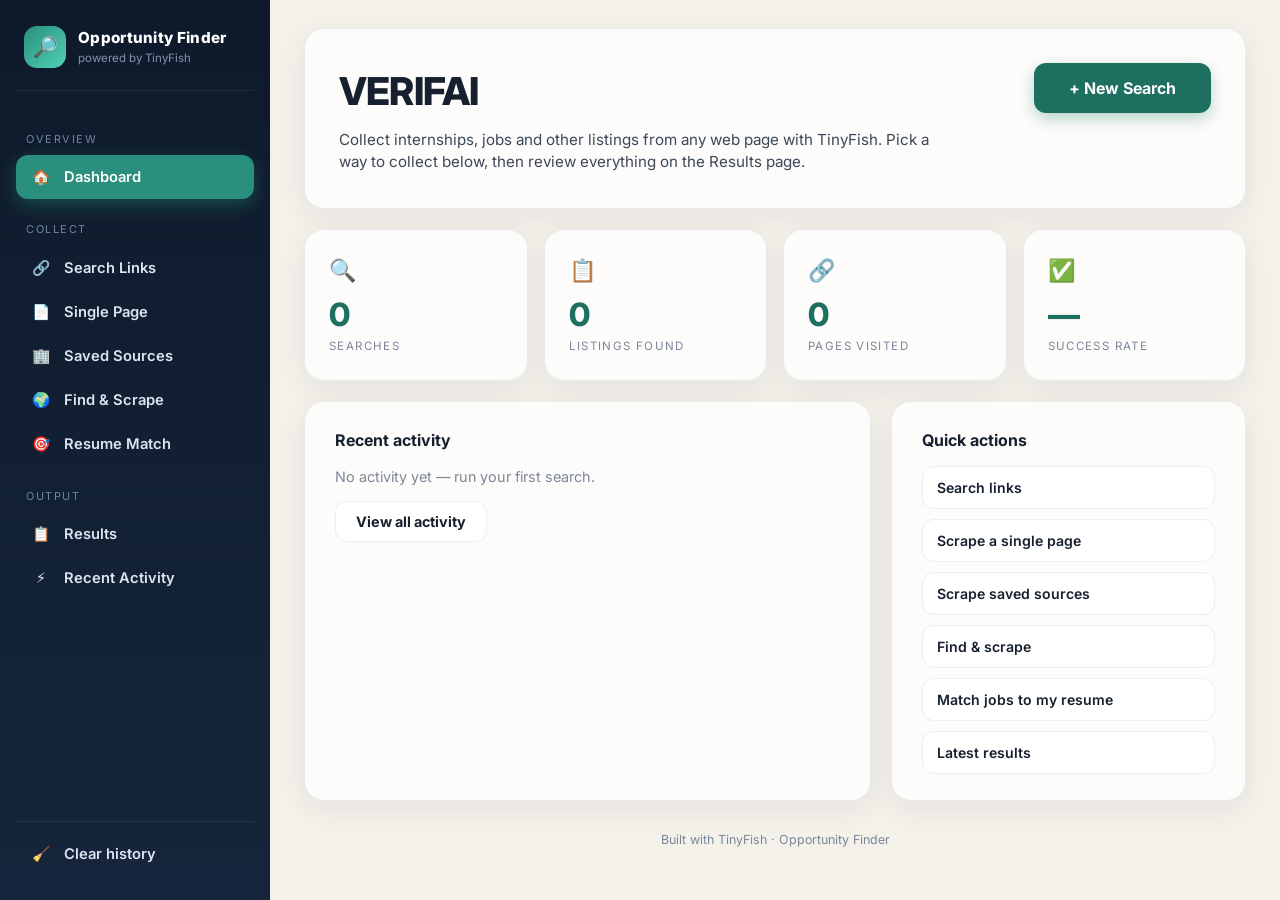
<file: frontend/index.html>
<!DOCTYPE html>
<html lang="en">
<head>
  <meta charset="UTF-8" />
  <meta name="viewport" content="width=device-width, initial-scale=1" />
  <title>Dashboard · VERIFAI</title>
  <link rel="preconnect" href="https://fonts.googleapis.com" />
  <link rel="preconnect" href="https://fonts.gstatic.com" crossorigin />
  <link href="https://fonts.googleapis.com/css2?family=Inter:wght@400;500;600;700;800&display=swap" rel="stylesheet" />
  <link rel="stylesheet" href="style.css" />
</head>
<body data-page="dashboard">
  <div class="app">
    <aside class="sidebar" id="sidebar"></aside>

    <main class="main">
      <button class="menu-btn" id="menuBtn" aria-label="Toggle menu">☰</button>

      <section class="panel hero-panel">
        <div>
          <h1>VERIFAI </h1>
          <p class="hero-text">Collect internships, jobs and other listings from any web page with TinyFish. Pick a way to collect below, then review everything on the Results page.</p>
        </div>
        <a href="search.html" class="btn btn-teal btn-lg">+ New Search</a>
      </section>

      <section class="stats">
        <div class="stat"><div class="stat-ico">🔍</div><div class="stat-num" id="statSearches">0</div><div class="stat-label">Searches</div></div>
        <div class="stat"><div class="stat-ico">📋</div><div class="stat-num" id="statListings">0</div><div class="stat-label">Listings found</div></div>
        <div class="stat"><div class="stat-ico">🔗</div><div class="stat-num" id="statLinks">0</div><div class="stat-label">Pages visited</div></div>
        <div class="stat"><div class="stat-ico">✅</div><div class="stat-num" id="statRate">—</div><div class="stat-label">Success rate</div></div>
      </section>

      <div class="two-col">
        <section class="panel">
          <h3 class="panel-title">Recent activity</h3>
          <ul class="activity" id="activityList"></ul>
          <p style="margin-top:14px"><a href="activity.html" class="btn btn-ghost">View all activity</a></p>
        </section>

        <section class="panel">
          <h3 class="panel-title">Quick actions</h3>
          <div class="actions">
            <a class="action" href="search.html"> Search links</a>
            <a class="action" href="single.html"> Scrape a single page</a>
            <a class="action" href="sources.html"> Scrape saved sources</a>
            <a class="action" href="discover.html"> Find &amp; scrape</a>
            <a class="action" href="resume.html"> Match jobs to my resume</a>
            <a class="action" href="results.html"> Latest results</a>
          </div>
        </section>
      </div>

      <footer>Built with TinyFish · Opportunity Finder</footer>
    </main>
  </div>
  <script src="shared.js"></script>
  <script src="dashboard.js"></script>
</body>
</html>
</file>
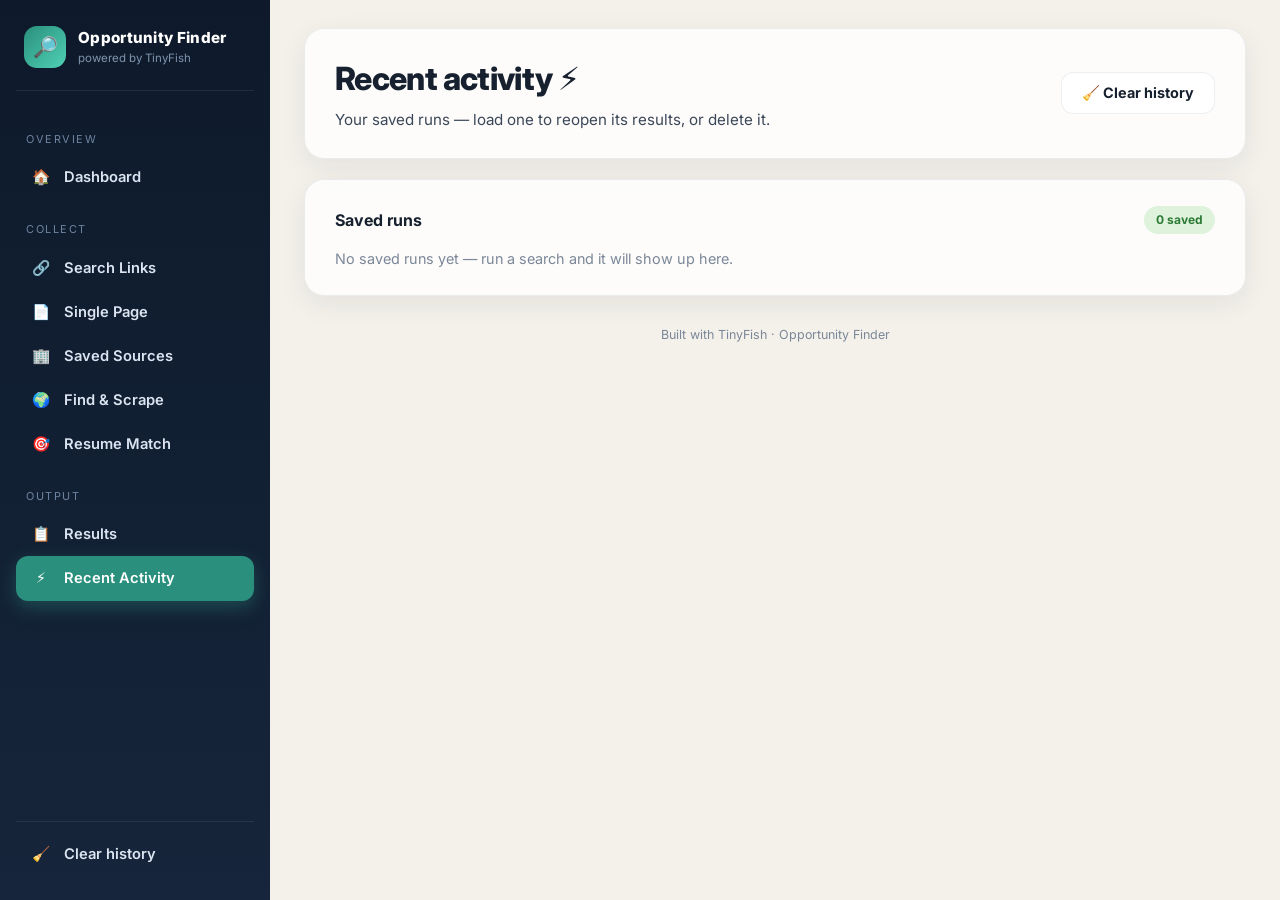
<file: frontend/activity.html>
<!DOCTYPE html>
<html lang="en">
<head>
  <meta charset="UTF-8" />
  <meta name="viewport" content="width=device-width, initial-scale=1" />
  <title>Activity · Opportunity Finder</title>
  <link rel="preconnect" href="https://fonts.googleapis.com" />
  <link rel="preconnect" href="https://fonts.gstatic.com" crossorigin />
  <link href="https://fonts.googleapis.com/css2?family=Inter:wght@400;500;600;700;800&display=swap" rel="stylesheet" />
  <link rel="stylesheet" href="style.css" />
</head>
<body data-page="activity">
  <div class="app">
    <aside class="sidebar" id="sidebar"></aside>

    <main class="main">
      <button class="menu-btn" id="menuBtn" aria-label="Toggle menu">☰</button>

      <section class="panel hero-panel compact">
        <div>
          <h1>Recent activity ⚡</h1>
          <p class="hero-text">Your saved runs — load one to reopen its results, or delete it.</p>
        </div>
        <button class="btn btn-ghost" id="clearBtn" type="button">🧹 Clear history</button>
      </section>

      <section class="panel">
        <div class="saved-head"><h3 class="panel-title">Saved runs</h3><span class="pill" id="runsCount">0 saved</span></div>
        <ul class="activity runs" id="runsList"></ul>
      </section>

      <footer>Built with TinyFish · Opportunity Finder</footer>
    </main>
  </div>
  <script src="shared.js"></script>
  <script src="activity.js"></script>
</body>
</html>
</file>
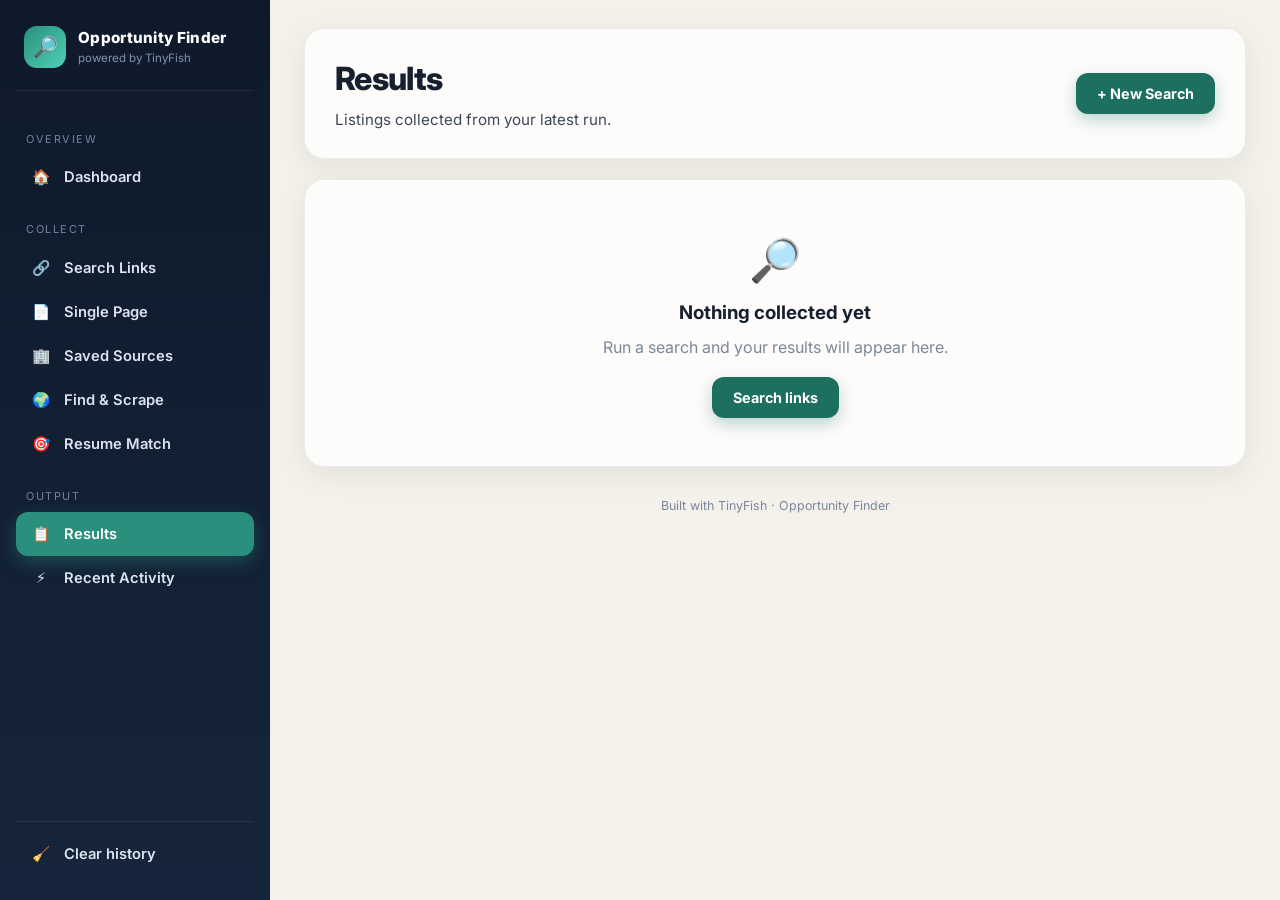
<file: frontend/results.html>
<!DOCTYPE html>
<html lang="en">
<head>
  <meta charset="UTF-8" />
  <meta name="viewport" content="width=device-width, initial-scale=1" />
  <title>Results · Opportunity Finder</title>
  <link rel="preconnect" href="https://fonts.googleapis.com" />
  <link rel="preconnect" href="https://fonts.gstatic.com" crossorigin />
  <link href="https://fonts.googleapis.com/css2?family=Inter:wght@400;500;600;700;800&display=swap" rel="stylesheet" />
  <link rel="stylesheet" href="style.css" />
</head>
<body data-page="results">
  <div class="app">
    <aside class="sidebar" id="sidebar"></aside>

    <main class="main">
      <button class="menu-btn" id="menuBtn" aria-label="Toggle menu">☰</button>

      <section class="panel hero-panel compact">
        <div>
          <h1>Results</h1>
          <p class="hero-text"><span id="resultsSub">Listings collected from your latest run.</span></p>
        </div>
        <a href="search.html" class="btn btn-teal">+ New Search</a>
      </section>

      <section id="noSearch" class="panel empty-state" hidden>
        <div class="empty-ico">🔎</div>
        <h3>Nothing collected yet</h3>
        <p>Run a search and your results will appear here.</p>
        <a href="search.html" class="btn btn-teal">Search links</a>
      </section>

      <details id="linksBox" class="panel links-box" hidden>
        <summary>Pages visited (<span id="linksCount">0</span>)</summary>
        <div id="linksList" class="chips"></div>
      </details>

      <section id="rawBox" class="panel" hidden>
        <div class="results-head">
          <h3 class="panel-title" id="rawTitle">Result</h3>
          <button id="rawDownload" class="btn btn-ghost" type="button">⬇ Download JSON</button>
        </div>
        <pre class="json" id="rawJson"></pre>
      </section>

      <section id="results" class="results" hidden>
        <div class="results-head">
          <h3 class="section-label" id="resultsTitle">Results</h3>
          <div class="results-tools">
            <input id="filter" type="search" placeholder="Filter results…" />
            <button id="downloadBtn" class="btn btn-ghost" type="button">⬇ Download JSON</button>
          </div>
        </div>
        <div id="empty" class="alert info" hidden>
          No listings were returned from the target pages. Try a broader search or revise the collection instructions.
        </div>
        <div class="table-wrap" id="tableWrap">
          <table id="table"><thead></thead><tbody></tbody></table>
        </div>
      </section>

      <footer>Built with TinyFish · Opportunity Finder</footer>
    </main>
  </div>
  <script src="shared.js"></script>
  <script src="results.js"></script>
</body>
</html>
</file>
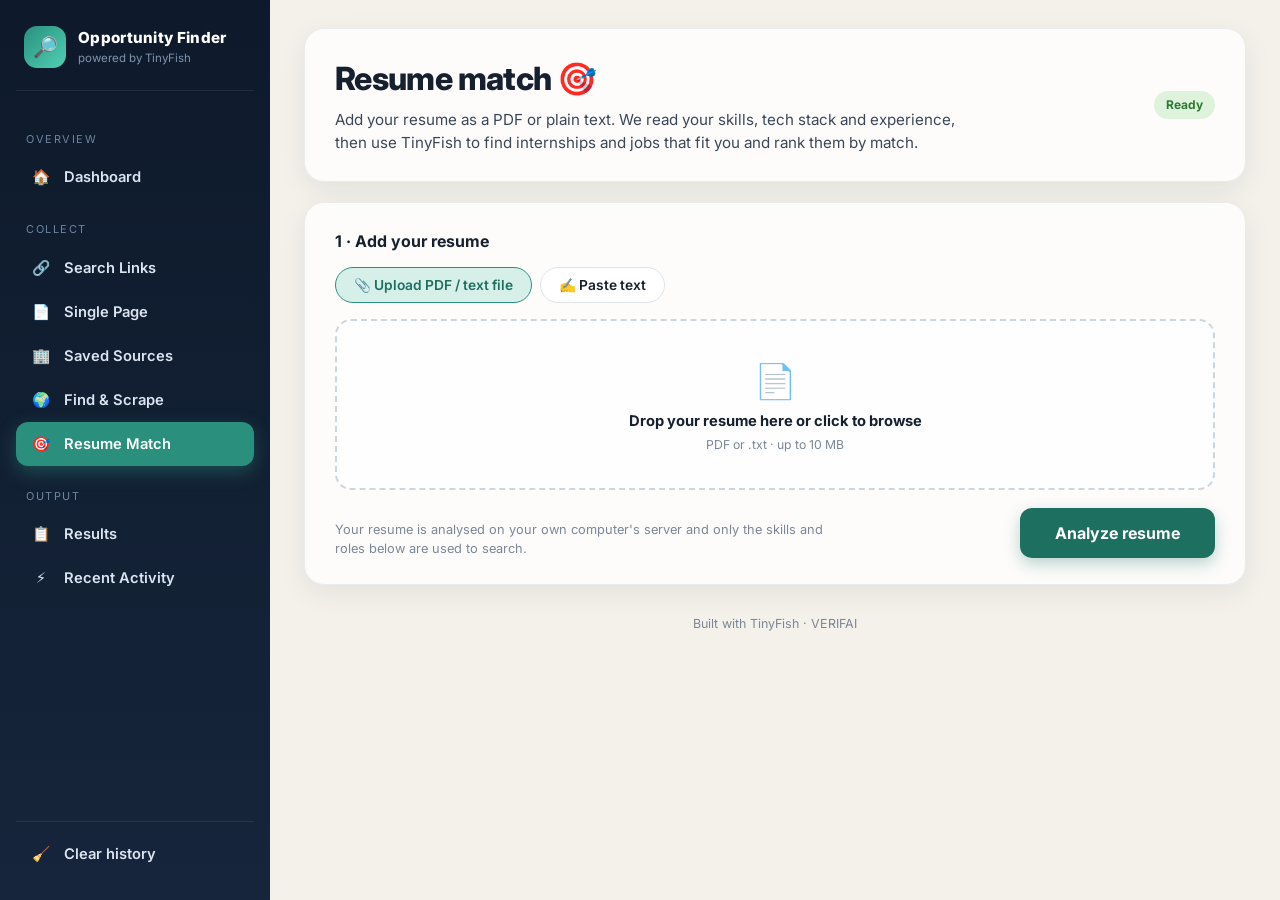
<file: frontend/resume.html>
<!DOCTYPE html>
<html lang="en">
<head>
  <meta charset="UTF-8" />
  <meta name="viewport" content="width=device-width, initial-scale=1" />
  <title>Resume Match · VERIFAI </title>
  <link rel="preconnect" href="https://fonts.googleapis.com" />
  <link rel="preconnect" href="https://fonts.gstatic.com" crossorigin />
  <link href="https://fonts.googleapis.com/css2?family=Inter:wght@400;500;600;700;800&display=swap" rel="stylesheet" />
  <link rel="stylesheet" href="style.css" />
</head>
<body data-page="resume">
  <div class="app">
    <aside class="sidebar" id="sidebar"></aside>

    <main class="main">
      <button class="menu-btn" id="menuBtn" aria-label="Toggle menu">☰</button>

      <section class="panel hero-panel compact">
        <div>
          <h1>Resume match 🎯</h1>
          <p class="hero-text">Add your resume as a PDF or plain text. We read your skills, tech stack and experience, then use TinyFish to find internships and jobs that fit you and rank them by match.</p>
        </div>
        <span class="pill" id="statusPill">Ready</span>
      </section>

      <!-- Step 1: add the resume -->
      <section class="panel form" id="inputPanel">
        <h3 class="panel-title">1 · Add your resume</h3>
        <div class="tabs" role="tablist">
          <button type="button" class="tab active" id="tabFile" role="tab">📎 Upload PDF / text file</button>
          <button type="button" class="tab" id="tabText" role="tab">✍️ Paste text</button>
        </div>

        <div id="paneFile">
          <label class="dropzone" id="dropzone" for="fileInput">
            <span class="drop-ico">📄</span>
            <b id="dropTitle">Drop your resume here or click to browse</b>
            <small id="dropHint">PDF or .txt · up to 10 MB</small>
          </label>
          <input id="fileInput" type="file" accept=".pdf,.txt,.md,application/pdf,text/plain" hidden />
        </div>

        <div id="paneText" hidden>
          <textarea id="resumeText" rows="12" placeholder="Paste your resume text here — experience, education, projects, skills…"></textarea>
        </div>

        <div class="form-row" style="margin-top:18px">
          <small class="muted-note">Your resume is analysed on your own computer's server and only the skills and roles below are used to search.</small>
          <button id="analyzeBtn" type="button" class="btn btn-teal btn-lg">
            <span class="spinner" hidden></span><span class="label">Analyze resume</span>
          </button>
        </div>
        <div id="parseError" class="alert error" hidden></div>
      </section>

      <!-- Step 2: review the profile, then search -->
      <form id="searchForm" class="panel form" hidden novalidate>
        <h3 class="panel-title">2 · Your profile <small id="profileName"></small></h3>
        <p class="muted-note" style="margin:-6px 0 18px">This is what we understood from your resume. Edit anything before searching.</p>

        <div class="field">
          <label for="roles">Target roles <small>comma-separated</small></label>
          <input id="roles" type="text" placeholder="e.g. Machine Learning Engineer, Backend Developer" />
        </div>
        <div class="field">
          <label for="skills">Skills &amp; tech stack <small>comma-separated, strongest first</small></label>
          <textarea id="skills" rows="2" placeholder="e.g. Python, React, Docker"></textarea>
          <div id="skillChips" class="chips"></div>
        </div>

        <div class="form-row two">
          <div class="field">
            <label for="years">Experience <small>years</small></label>
            <input id="years" type="number" min="0" max="40" step="0.5" value="0" />
          </div>
          <div class="field">
            <label for="level">Level</label>
            <select id="level">
              <option value="intern">Student / intern</option>
              <option value="entry">Entry level (0–1 yr)</option>
              <option value="junior">Junior (1–3 yrs)</option>
              <option value="mid">Mid (3–6 yrs)</option>
              <option value="senior">Senior (6+ yrs)</option>
            </select>
          </div>
        </div>
        <div class="form-row two">
          <div class="field">
            <label for="jobType">Looking for</label>
            <select id="jobType">
              <option value="internship">Internships</option>
              <option value="job">Jobs</option>
              <option value="both">Both</option>
            </select>
          </div>
          <div class="field">
            <label for="region">Location <small>optional — city, country or “remote”</small></label>
            <input id="region" type="text" placeholder="e.g. Bengaluru, India" />
          </div>
        </div>
        <div class="field" id="eduBox" hidden>
          <label>Education found</label>
          <p id="education" class="muted-note"></p>
        </div>
        <div id="parseWarn" class="alert warn" hidden></div>

        <div class="form-row">
          <div class="field">
            <label for="limit">Number of web pages to scrape</label>
            <div class="stepper">
              <button type="button" id="minus" aria-label="Decrease">−</button>
              <input id="limit" type="number" min="1" max="30" value="6" />
              <button type="button" id="plus" aria-label="Increase">+</button>
            </div>
          </div>
          <button id="submitBtn" type="submit" class="btn btn-teal btn-lg">
            <span class="spinner" hidden></span><span class="label">Find matching jobs</span>
          </button>
        </div>
        <div id="error" class="alert error" hidden></div>
      </form>

      <section id="progressCard" class="panel progress" hidden>
        <h3><span class="dot"></span><span id="progressTitle">Working…</span></h3>
        <ul id="progressLog"></ul>
        <a href="results.html" class="btn btn-teal view-results" id="viewResults" hidden>View results →</a>
      </section>

      <footer>Built with TinyFish · VERIFAI</footer>
    </main>
  </div>
  <script src="shared.js"></script>
  <script src="resume.js"></script>
</body>
</html>
</file>
<file: frontend/style.css>
:root {
  --navy: #0e1a2b;
  --navy-2: #16253b;
  --teal: #2a8f7c;
  --teal-dark: #1d6f60;
  --teal-soft: #d7efe9;
  --bg: #f3f1ea;
  --panel: rgba(255, 255, 255, .78);
  --border: rgba(20, 40, 60, .08);
  --text: #16202e;
  --muted: #7b8798;
  --radius: 20px;
  --shadow: 0 8px 28px rgba(22, 32, 46, .07);
}

* { box-sizing: border-box; margin: 0; }
html { scroll-behavior: smooth; }

body {
  font-family: "Inter", -apple-system, system-ui, sans-serif;
  background: var(--bg);
  color: var(--text);
  line-height: 1.5;
}

.app { display: grid; grid-template-columns: 270px 1fr; min-height: 100vh; }

/* ── Sidebar ── */
.sidebar {
  position: sticky; top: 0; height: 100vh; overflow-y: auto;
  background: linear-gradient(180deg, var(--navy), var(--navy-2));
  color: #dbe4f0; padding: 26px 16px; display: flex; flex-direction: column;
}
.brand { display: flex; gap: 12px; align-items: center; padding: 0 8px 22px; border-bottom: 1px solid rgba(255,255,255,.08); }
.brand-logo { width: 42px; height: 42px; border-radius: 13px; display: grid; place-items: center; font-size: 20px; background: linear-gradient(135deg, var(--teal), #4fd1b5); }
.brand-name { font-weight: 800; letter-spacing: .02em; color: #fff; font-size: .95rem; }
.brand-sub { font-size: .72rem; color: #7f93ad; }

.nav { margin-top: 18px; flex: 1; }
.nav-group { font-size: .68rem; letter-spacing: .14em; text-transform: uppercase; color: #6f84a1; margin: 22px 10px 8px; }
.nav-item {
  display: flex; align-items: center; gap: 12px; width: 100%; padding: 11px 14px; border-radius: 12px;
  color: #dbe4f0; text-decoration: none; font-weight: 600; font-size: .92rem; transition: .18s;
  background: none; border: 0; cursor: pointer; font-family: inherit; text-align: left;
}
.nav-item span { width: 22px; text-align: center; }
.nav-item:hover { background: rgba(255,255,255,.07); }
.nav-item.active { background: var(--teal); color: #fff; box-shadow: 0 6px 18px rgba(42,143,124,.4); }
.sidebar-foot { border-top: 1px solid rgba(255,255,255,.08); padding-top: 12px; }

/* ── Main ── */
.main { padding: 28px 34px 40px; max-width: 1180px; width: 100%; display: grid; gap: 20px; align-content: start; }
.menu-btn { display: none; }

.panel {
  background: var(--panel); border: 1px solid var(--border); border-radius: var(--radius);
  padding: 26px 30px; box-shadow: var(--shadow); backdrop-filter: blur(10px);
}

.hero-panel { display: flex; justify-content: space-between; align-items: flex-start; gap: 20px; padding: 34px; }
.hero-panel h1 { font-size: clamp(1.8rem, 3.5vw, 2.4rem); font-weight: 800; letter-spacing: -.02em; }
.hero-sub { margin-top: 10px; font-weight: 600; font-size: .92rem; }
.hero-text { margin-top: 8px; color: #3b4758; max-width: 620px; font-size: .95rem; }

.btn {
  display: inline-flex; align-items: center; justify-content: center; gap: 8px; text-decoration: none;
  font: 700 .9rem "Inter", sans-serif; border-radius: 12px; padding: 11px 20px; cursor: pointer; border: 1px solid transparent; transition: .18s; white-space: nowrap;
}
.btn-teal { background: var(--teal-dark); color: #fff; box-shadow: 0 6px 16px rgba(29,111,96,.3); }
.btn-teal:hover { background: var(--teal); transform: translateY(-1px); }
.btn-teal:disabled { opacity: .7; cursor: wait; transform: none; }
.btn-ghost { background: #fff; border-color: var(--border); color: var(--text); }
.btn-ghost:hover { border-color: var(--teal); color: var(--teal-dark); }
.btn-lg { padding: 14px 34px; font-size: 1rem; }

.status-strip { display: flex; align-items: center; gap: 18px; padding: 18px 26px; flex-wrap: wrap; }
.status-icon { width: 46px; height: 46px; border-radius: 13px; background: var(--teal-soft); display: grid; place-items: center; font-size: 22px; }
.status-main { flex: 1; min-width: 200px; }
.eyebrow { font-size: .7rem; letter-spacing: .12em; text-transform: uppercase; color: var(--muted); }
.status-title { font-weight: 700; }
.status-meta { display: flex; align-items: center; gap: 28px; }
.status-meta div { text-align: right; }
.status-meta strong { display: block; font-size: 1.05rem; }
.status-meta span { font-size: .68rem; letter-spacing: .1em; text-transform: uppercase; color: var(--muted); }
.pill { background: #dff3dc; color: #2c7a35; font-size: .75rem; font-weight: 700; padding: 5px 12px; border-radius: 999px; }
.pill.busy { background: #fdeccb; color: #9a6208; }

/* ── Stats ── */
.stats { display: grid; grid-template-columns: repeat(4, 1fr); gap: 16px; }
.stat { background: var(--panel); border: 1px solid var(--border); border-radius: var(--radius); padding: 24px; box-shadow: var(--shadow); transition: .2s; }
.stat:hover { transform: translateY(-3px); }
.stat-ico { font-size: 22px; margin-bottom: 10px; }
.stat-num { font-size: 2rem; font-weight: 800; color: var(--teal-dark); line-height: 1.1; }
.stat-label { margin-top: 6px; font-size: .72rem; letter-spacing: .12em; text-transform: uppercase; color: var(--muted); }

.section-label { font-size: .78rem; letter-spacing: .14em; text-transform: uppercase; color: #5f6b7c; font-weight: 700; margin-top: 8px; scroll-margin-top: 20px; }

/* ── Presets ── */
.presets { display: grid; grid-template-columns: repeat(auto-fit, minmax(170px, 1fr)); gap: 16px; }
.preset {
  background: var(--panel); border: 1px solid var(--border); border-radius: 18px; padding: 22px 14px; cursor: pointer;
  display: flex; flex-direction: column; align-items: center; gap: 4px; text-align: center; font-family: inherit; color: inherit;
  box-shadow: var(--shadow); transition: .2s;
}
.preset b { font-size: .95rem; }
.preset span { font-size: .78rem; color: var(--muted); }
.p-ico { font-size: 28px; margin-bottom: 6px; }
.preset:hover { background: var(--teal-soft); border-color: var(--teal); transform: translateY(-3px); }
.preset.selected { background: var(--teal-soft); border-color: var(--teal); box-shadow: 0 0 0 3px rgba(42,143,124,.2); }

/* ── Form ── */
.form { scroll-margin-top: 20px; }
.field { margin-bottom: 20px; }
label { display: block; font-weight: 600; margin-bottom: 8px; font-size: .92rem; }
label small { color: var(--muted); font-weight: 400; margin-left: 6px; }
textarea, input[type="number"], input[type="search"] {
  width: 100%; background: #fff; border: 1px solid #dfe3e8; color: var(--text); border-radius: 12px;
  padding: 12px 14px; font: inherit; font-size: .92rem; resize: vertical; transition: .18s;
}
textarea:focus, input:focus { outline: none; border-color: var(--teal); box-shadow: 0 0 0 4px rgba(42,143,124,.15); }
::placeholder { color: #a3adba; }

.form-row { display: flex; align-items: flex-end; justify-content: space-between; gap: 20px; flex-wrap: wrap; }
.form-row .field { margin-bottom: 0; }
.stepper { display: inline-flex; gap: 8px; }
.stepper input { width: 90px; text-align: center; -moz-appearance: textfield; }
.stepper input::-webkit-outer-spin-button, .stepper input::-webkit-inner-spin-button { -webkit-appearance: none; }
.stepper button { width: 44px; border-radius: 12px; border: 1px solid #dfe3e8; background: #fff; font-size: 1.2rem; cursor: pointer; transition: .18s; }
.stepper button:hover { border-color: var(--teal); color: var(--teal-dark); }

.spinner { width: 18px; height: 18px; border: 3px solid rgba(255,255,255,.4); border-top-color: #fff; border-radius: 50%; animation: spin .8s linear infinite; }
@keyframes spin { to { transform: rotate(360deg); } }

.alert { padding: 12px 16px; border-radius: 12px; font-size: .9rem; margin-top: 18px; }
.alert.error { background: #fde8e8; border: 1px solid #f3b9b9; color: #9b2c2c; }
.alert.info { background: #e3f2f8; border: 1px solid #b8dcea; color: #1f5f78; margin: 0 0 14px; }

/* ── Progress ── */
.progress h3 { display: flex; align-items: center; gap: 10px; font-size: 1rem; margin-bottom: 12px; }
.dot { width: 10px; height: 10px; border-radius: 50%; background: var(--teal); animation: pulse 1.2s infinite; }
.progress.done .dot { animation: none; background: #3fb950; }
@keyframes pulse { 50% { transform: scale(1.6); opacity: .5; } }
.progress ul { list-style: none; padding: 0; display: grid; gap: 6px; color: #556173; font-size: .88rem; }
.progress li::before { content: "›"; color: var(--teal); margin-right: 8px; font-weight: 700; }

.links-box summary { cursor: pointer; font-weight: 600; }
.chips { display: flex; flex-wrap: wrap; gap: 8px; margin-top: 14px; }
.chips a { color: var(--teal-dark); text-decoration: none; font-size: .82rem; padding: 7px 12px; border-radius: 999px; background: var(--teal-soft); max-width: 100%; overflow: hidden; text-overflow: ellipsis; white-space: nowrap; }
.chips a:hover { background: #bfe5db; }

/* ── Results ── */
.results { scroll-margin-top: 20px; }
.results-head { display: flex; justify-content: space-between; align-items: center; gap: 14px; flex-wrap: wrap; margin-bottom: 14px; }
.results-tools { display: flex; gap: 10px; align-items: center; flex-wrap: wrap; }
.results-tools input { width: 220px; padding: 9px 14px; }
.table-wrap { overflow: auto; background: var(--panel); border: 1px solid var(--border); border-radius: var(--radius); box-shadow: var(--shadow); max-height: 70vh; }
table { width: 100%; border-collapse: collapse; font-size: .88rem; }
th { position: sticky; top: 0; background: #ecefe9; text-align: left; padding: 13px 16px; font-size: .72rem; text-transform: uppercase; letter-spacing: .08em; color: #5f6b7c; white-space: nowrap; }
td { padding: 13px 16px; border-top: 1px solid var(--border); vertical-align: top; max-width: 340px; overflow-wrap: anywhere; }
tbody tr:hover { background: rgba(42,143,124,.07); }
td a { color: var(--teal-dark); font-weight: 600; text-decoration: none; }
td a:hover { text-decoration: underline; }

/* ── Bottom panels ── */
.two-col { display: grid; grid-template-columns: 1.6fr 1fr; gap: 20px; scroll-margin-top: 20px; }
.panel-title { font-size: 1rem; margin-bottom: 14px; }
.activity { list-style: none; padding: 0; display: grid; gap: 14px; }
.activity li { padding-left: 18px; position: relative; font-size: .9rem; }
.activity li::before { content: ""; position: absolute; left: 0; top: 7px; width: 8px; height: 8px; border-radius: 50%; background: var(--teal); }
.activity li small { display: block; color: var(--muted); font-size: .76rem; }
.activity li.muted { color: var(--muted); padding-left: 0; } .activity li.muted::before { display: none; }
.actions { display: grid; gap: 10px; }
.action { display: block; width: 100%; background: #fff; border: 1px solid var(--border); border-radius: 12px; padding: 12px 14px; font: 600 .88rem "Inter", sans-serif; color: var(--text); text-decoration: none; cursor: pointer; text-align: left; transition: .18s; }
.action:hover { border-color: var(--teal); background: var(--teal-soft); }

footer { text-align: center; color: var(--muted); font-size: .78rem; margin-top: 10px; }
[hidden] { display: none !important; }

/* ── Responsive ── */
@media (max-width: 960px) {
  .app { grid-template-columns: 1fr; }
  .sidebar { position: fixed; z-index: 20; width: 270px; transform: translateX(-100%); transition: transform .25s; }
  .sidebar.open { transform: none; box-shadow: 0 0 60px rgba(0,0,0,.4); }
  .menu-btn { display: grid; place-items: center; position: sticky; top: 10px; z-index: 5; width: 42px; height: 42px; border-radius: 12px; border: 0; background: var(--navy); color: #fff; font-size: 1.1rem; cursor: pointer; }
  .main { padding: 14px 16px 40px; }
  .stats { grid-template-columns: repeat(2, 1fr); }
  .two-col { grid-template-columns: 1fr; }
  .hero-panel { flex-direction: column; padding: 26px; }
  .status-meta { width: 100%; justify-content: space-between; }
  .results-tools input { width: 100%; }
}

/* ── Multi-page additions ── */
.hero-panel.compact { padding: 26px 30px; align-items: center; }
.hero-panel.compact h1 { font-size: clamp(1.5rem, 3vw, 2rem); }
.hero-panel.compact .hero-text { margin-top: 6px; }
.more-link { display: inline-block; margin-top: 16px; color: var(--teal-dark); font-weight: 600; font-size: .88rem; text-decoration: none; }
.more-link:hover { text-decoration: underline; }
.activity li.fail::before { background: #e05d5d; }
.view-results { margin-top: 18px; }
.empty-state { text-align: center; padding: 48px 30px; display: grid; justify-items: center; gap: 8px; }
.empty-state p { color: var(--muted); margin-bottom: 10px; }
.empty-ico { font-size: 42px; }
.nav-item { text-decoration: none; }

/* ── Backend-mode pages ── */
a.preset { text-decoration: none; }
input[type="text"] {
  width: 100%; background: #fff; border: 1px solid #dfe3e8; color: var(--text); border-radius: 12px;
  padding: 12px 14px; font: inherit; font-size: .92rem; transition: .18s;
}
input[type="text"]:focus { outline: none; border-color: var(--teal); box-shadow: 0 0 0 4px rgba(42,143,124,.15); }
.json { background: #0f1b2d; color: #d6e4f5; padding: 18px; border-radius: 14px; overflow: auto; max-height: 60vh; font: .82rem/1.55 ui-monospace, Menlo, Consolas, monospace; white-space: pre-wrap; word-break: break-word; }
.status-tag { display: inline-block; margin-bottom: 12px; }

/* ── Find & scrape: category select + two-column row ── */
select {
  width: 100%; background: #fff; border: 1px solid #dfe3e8; color: var(--text); border-radius: 12px;
  padding: 12px 14px; font: inherit; font-size: .92rem; transition: .18s; cursor: pointer;
}
select:focus { outline: none; border-color: var(--teal); box-shadow: 0 0 0 4px rgba(42,143,124,.15); }
.form-row.two { align-items: flex-start; gap: 16px; margin-bottom: 0; }
.form-row.two .field { flex: 1 1 220px; margin-bottom: 20px; }

/* ── Advanced search filters ── */
.advanced { border: 1px solid var(--border); border-radius: 14px; padding: 4px 18px; margin-bottom: 20px; background: rgba(255,255,255,.5); }
.advanced summary { cursor: pointer; font-weight: 600; font-size: .92rem; padding: 12px 0; list-style: none; }
.advanced summary::-webkit-details-marker { display: none; }
.advanced summary small { color: var(--muted); font-weight: 400; margin-left: 6px; }
.advanced[open] summary { border-bottom: 1px solid var(--border); margin-bottom: 18px; }
.advanced-body { padding-bottom: 4px; }
input[type="date"] { width: 100%; background: #fff; border: 1px solid #dfe3e8; color: var(--text); border-radius: 12px; padding: 11px 14px; font: inherit; font-size: .92rem; }
input[type="date"]:focus { outline: none; border-color: var(--teal); box-shadow: 0 0 0 4px rgba(42,143,124,.15); }

/* ── Saved runs ── */
.saved-head { display: flex; justify-content: space-between; align-items: center; margin-bottom: 14px; }
.saved-head .panel-title { margin: 0; }
.activity.runs li.run { display: flex; align-items: center; justify-content: space-between; gap: 16px; flex-wrap: wrap; padding: 16px 18px; background: #fff; border: 1px solid var(--border); border-radius: 14px; }
.activity.runs li.run::before { display: none; }
.run-info { min-width: 0; flex: 1 1 260px; }
.run-title { font-weight: 600; }
.run-info em { display: block; font-size: .78rem; color: var(--muted); margin-top: 2px; overflow-wrap: anywhere; }
.run-actions { display: flex; gap: 8px; }
.btn-sm { padding: 8px 14px; font-size: .82rem; border-radius: 10px; }
.activity.runs li.run.fail { border-color: rgba(224,93,93,.35); }

/* ── Resume match ── */
.tabs { display: flex; gap: 8px; margin: 4px 0 16px; flex-wrap: wrap; }
.tab { border: 1px solid #dfe3e8; background: #fff; border-radius: 999px; padding: 9px 18px; font: 600 .86rem "Inter", sans-serif; color: var(--text); cursor: pointer; transition: .18s; }
.tab:hover { border-color: var(--teal); }
.tab.active { background: var(--teal-soft); border-color: var(--teal); color: var(--teal-dark); }
.dropzone { display: grid; justify-items: center; gap: 4px; text-align: center; padding: 34px 20px; border: 2px dashed #cdd5dd; border-radius: 16px; background: rgba(255,255,255,.6); cursor: pointer; transition: .18s; margin-bottom: 0; }
.dropzone:hover, .dropzone.drag { border-color: var(--teal); background: var(--teal-soft); }
.dropzone.has-file { border-style: solid; border-color: var(--teal); background: var(--teal-soft); }
.dropzone small { color: var(--muted); font-weight: 400; margin: 0; }
.drop-ico { font-size: 34px; }
.muted-note { color: var(--muted); font-size: .8rem; max-width: 520px; }
.chips { display: flex; flex-wrap: wrap; gap: 6px; margin-top: 10px; }
.chip { background: var(--teal-soft); color: var(--teal-dark); font-size: .76rem; font-weight: 600; padding: 4px 10px; border-radius: 999px; }
.alert.warn { background: #fdf3dc; color: #8a5a06; border: 1px solid #f1d9a0; margin-bottom: 16px; }
.panel-title small { color: var(--muted); font-weight: 500; }
.score { display: inline-block; min-width: 48px; text-align: center; font-weight: 700; font-size: .8rem; padding: 3px 9px; border-radius: 999px; }
.score.hi { background: #dff3dc; color: #2c7a35; } .score.mid { background: #fdeccb; color: #9a6208; } .score.lo { background: #eceff3; color: #5b6675; }
</file>
